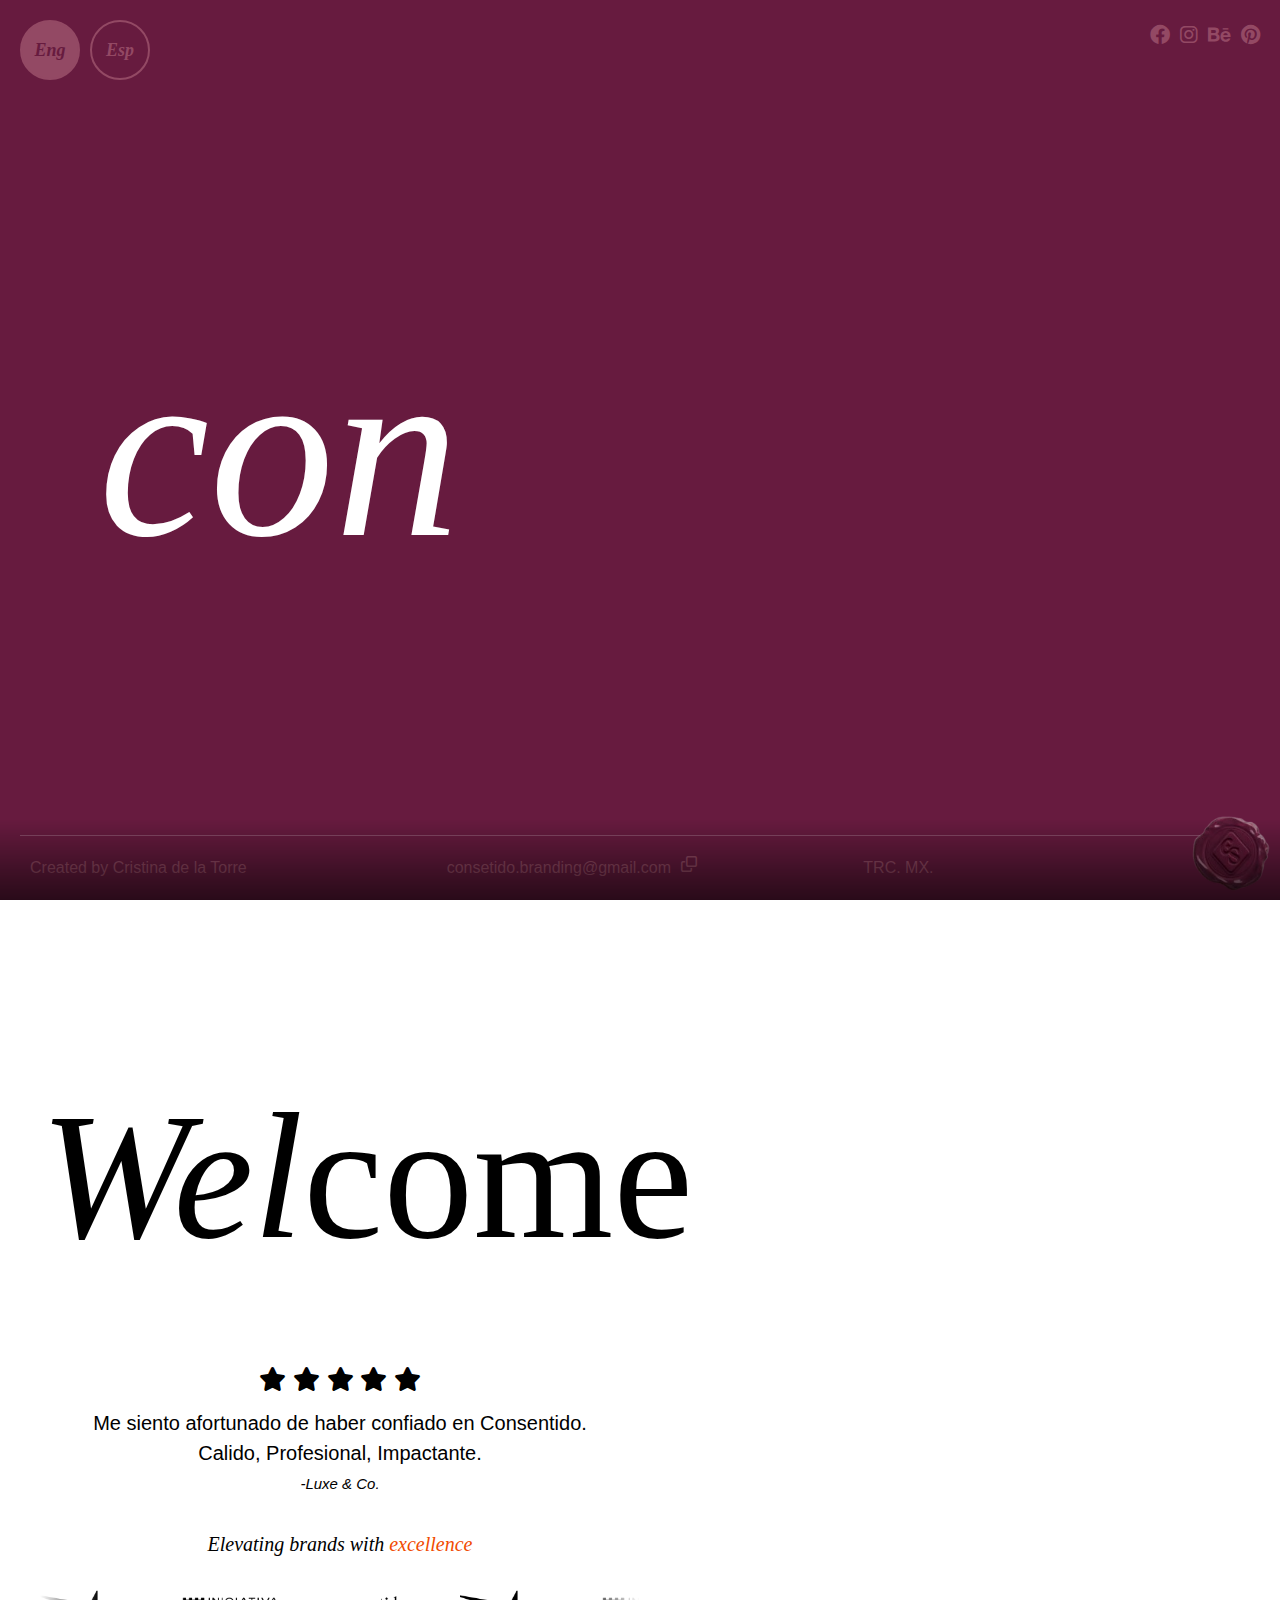
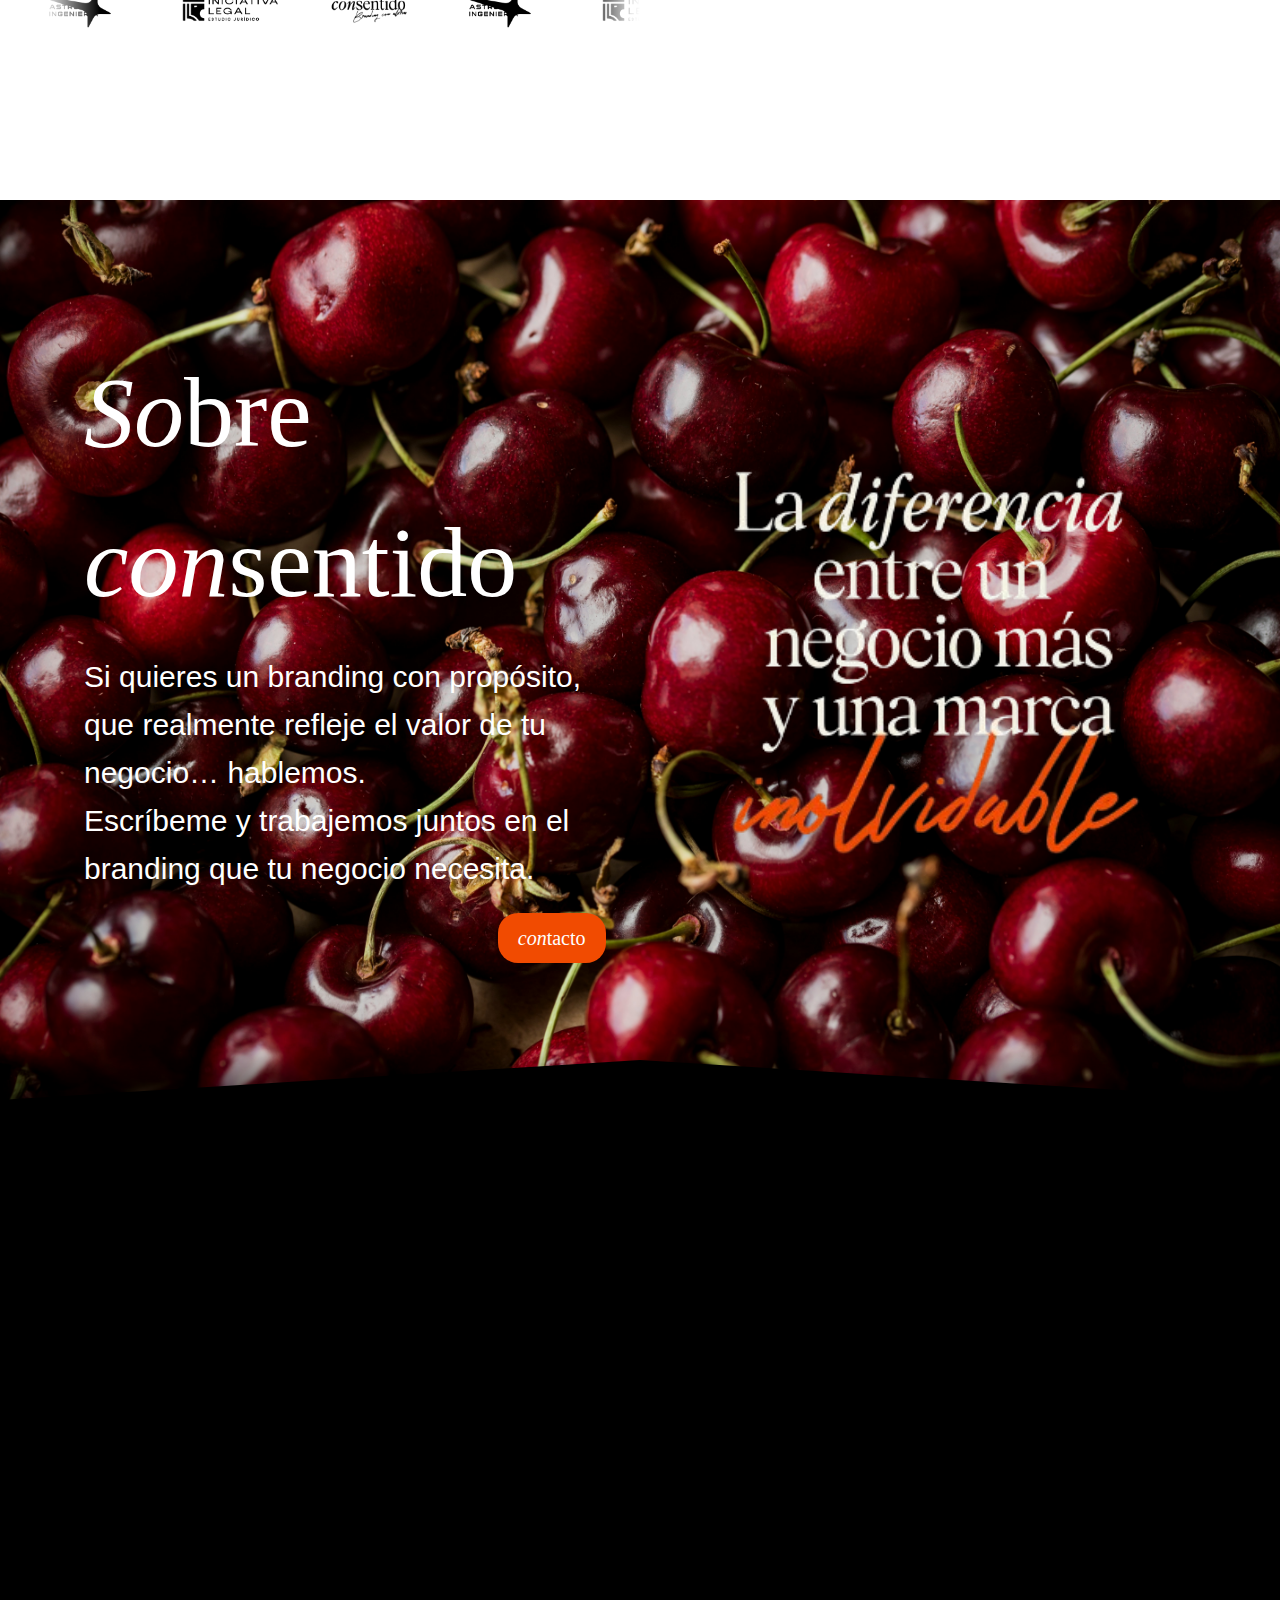
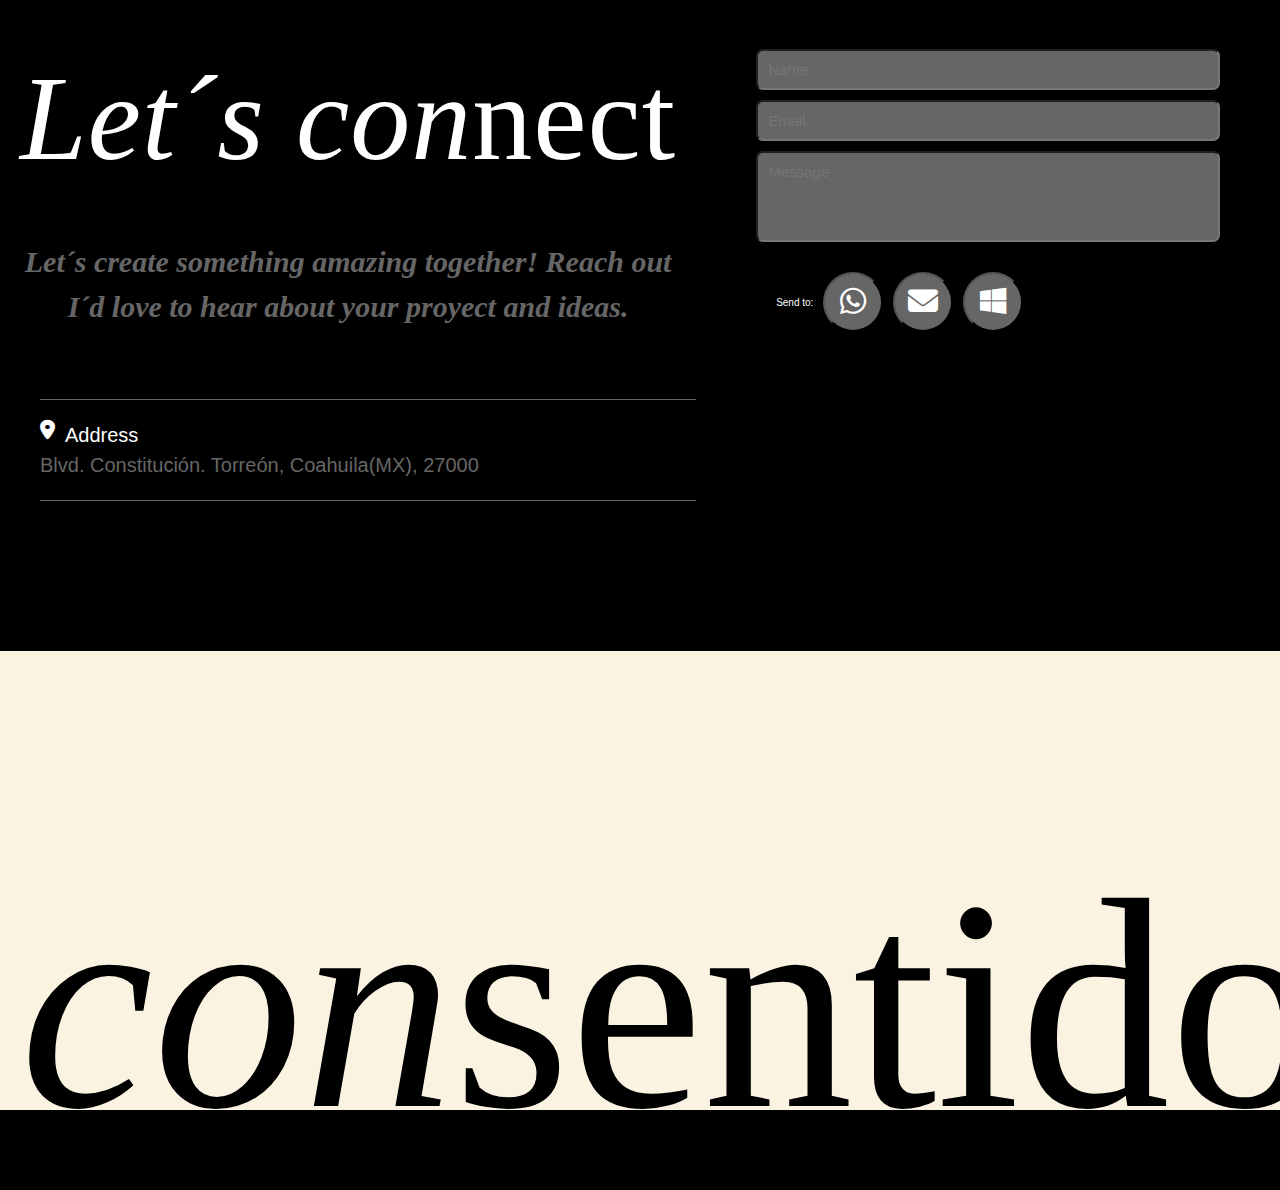
<file: index.html>
<!DOCTYPE html>
<html lang="es">

<head>
    <meta charset="UTF-8">
    <!-- Meta para configurar el viewport y que sea responsive -->
    <meta name="viewport" content="width=device-width, initial-scale=1.0">

    <!--Cargar Fuentes-->
    <link href="https://fonts.googleapis.com/css2?family=Damion&display=swap" rel="stylesheet">
    <link rel="stylesheet" href="./assets/fonts/fontawesome-free-6.1.2-web/css/all.min.css">
    <link rel="stylesheet" href="./assets/fonts/dmsans/dmsans.css">
    <link rel="stylesheet" href="./assets/fonts/PlayFair/playfair.css">
    <!--Cargar Estilos-->
    <link rel="stylesheet" href="./assets/css/reset.css">
    <link rel="stylesheet" href="./assets/css/styles.css">
    <link rel="stylesheet" href="./assets/css/responsive.css">
    <!--<link rel="stylesheet" href="./assets/css/dark.css">-->
    <!--Cargar JS-->
    <script src="./assets/js/copy-email.js"></script>
    <script src="./assets/js/carousel.js"></script>
    <script src="./assets/js/reviews.js"></script>
    <script src="./assets/js/animation.js"></script>
    <script src="./assets/js/faq-toggle.js"></script>
    <script src="./assets/js/contact.js"></script>
    <!-- Título único y descriptivo -->
    <title>Consentido Brands | Cristy de la Torre</title>

    <!-- Meta descripción para motores de búsqueda -->
    <meta name="description" content="Tu marca esta en nuestras manos">
    <!-- Palabras clave (menos usadas hoy, pero pueden ayudar) -->
    <meta name="keywords" content="Branding con Alma">

    <!-- Autor -->
    <meta name="author" content="Erik Vigil López">

    <!-- Enlace al favicon -->
    <link rel="icon" href="./assets/img/consentido-iso.png" type="image/x-icon">

    <!-- Etiquetas sociales para mejorar la apariencia al compartir en redes -->
    <meta property="og:title" content="Develop Erik Vigil">
    <meta property="og:description" content="Realizamos diseños profesionales, potentes y precisos">
    <meta property="og:image" content="https://evokode-studio.github.io/Develop/assets/img/logo1.png">
    <meta property="og:url" content="https://evokode-studio.github.io/Develop/">
    <meta property="og:type" content="website">

    <!--Twitter Cards-->
    <meta name="twitter:card" content="summary_large_image">
    <meta name="twitter:title" content="Consentido Brands">
    <meta name="twitter:description" content="Branding con Alma">
    <meta name="twitter:image" content="https://evokode-studio.github.io/Develop/assets/img/logo1.png">

</head>

<body>
    <!--Sello de cera-->
    <a href="">
        <img class="consentido__mark" src="./assets/img/consentido-mark.png" alt="Mark">
    </a>
    <!--Sombra debajo-->
    <div class="scroll-fade-bottom"></div>
    <!--ESTRUCTURA DEL LAYOUT-->
    <div class="layout">
        <!--ESTRUCTURA DEL HOME-->
        <section class="layout__home">
            <div class="home__top">
                <div class="home__idioms">
                    <button class="idioms__btn idioms__btn-active">Eng</button>
                    <button class="idioms__btn ">Esp</button>
                </div>
                <ul class="home__hsocial">
                    <li class="hsocial__item">
                        <a href="" class="hsocial__link">
                            <i class="fa-brands fa-facebook"></i>
                        </a>
                    </li>
                    <li class="hsocial__item">
                        <a href="https://www.instagram.com/consentido.brands/" class="hsocial__link">
                            <i class="fa-brands fa-instagram"></i>
                        </a>
                    </li>
                    <li class="hsocial__item">
                        <a href="" class="hsocial__link">
                            <i class="fa-brands fa-behance"></i>
                        </a>
                    </li>
                    <li class="hsocial__item">
                        <a href="" class="hsocial__link">
                            <i class="fa-brands fa-pinterest"></i>
                        </a>
                    </li>
                </ul>
            </div>
            <div class="home__header">
                <p class="home__header-title">
                    <span class="home__header-con">con</span><span class="home__header-sentido">sentido</span>
                </p>
                <div class="home__subtitle-svg">
                    <h2 class="mask-writing">Branding con alma</h2>
                </div>
            </div>

            <div class="home__bottom">
                <div class="home__name">
                    <h4 class="home__author">Created by Cristina de la Torre</h4>
                </div>
                <div class="home__name">
                    <h4 class="home__author" id="emailText">consetido.branding@gmail.com</h4>
                    <i class="fa-regular fa-clone" id="copyIcon"></i>
                </div>
                <div class="home__name">
                    <h4 class="home__author">TRC. MX.</h4>
                </div>

            </div>

        </section>
        <!--ESTRUCTURA DEL WELCOME-->
        <section class="layout__welcome">
            <div class="welcome__left">
                <div class="welcome__left-text">
                    <p class="welcome__title"><span class="welcome__title-span">Wel</span>come</p>
                    <div class="welcome__rating">
                        <i class="fa-solid fa-star welcome__star"></i>
                        <i class="fa-solid fa-star welcome__star"></i>
                        <i class="fa-solid fa-star welcome__star"></i>
                        <i class="fa-solid fa-star welcome__star"></i>
                        <i class="fa-solid fa-star welcome__star"></i>
                    </div>
                    <p class="welcome__description">Me siento afortunado de haber confiado en Consentido. <br> Calido,
                        Profesional, Impactante.</p>
                    <p class="welcome__client">-Luxe & Co.</p>
                    <br>
                    <p class="welcome__softwares">Elevating brands with <span class="welcome_italic">excellence</span>
                    </p>
                    <ul class="welcome__list">
                        <li class="welcome__item">
                            <img class="welcome__img" src="./assets/img/no-bg-carousel/astro-no-bg.png" alt="">
                        </li>
                        <li class="welcome__item">
                            <img class="welcome__img" src="./assets/img/no-bg-carousel/il-no-bg.png" alt="">
                        </li>
                        <li class="welcome__item">
                            <img class="welcome__img" src="./assets/img/no-bg-carousel/consentido-no-bg.png" alt="">
                        </li>
                        <li class="welcome__item">
                            <img class="welcome__img" src="./assets/img/no-bg-carousel/astro-no-bg.png" alt="">
                        </li>
                        <li class="welcome__item">
                            <img class="welcome__img" src="./assets/img/no-bg-carousel/il-no-bg.png" alt="">
                        </li>
                        <li class="welcome__item">
                            <img class="welcome__img" src="./assets/img/no-bg-carousel/consentido-no-bg.png" alt="">
                        </li>
                    </ul>
                </div>

            </div>

            <div class="welcome__right">
                <div class="welcome__img-author">
                    <img class="welcome__image1" src="./assets/img/consentido-author-open.png" alt="">
                    <img class="welcome__image2" src="./assets/img/consentido-author-closed.png" alt="">
                </div>
            </div>

        </section>
        <!--ESTRUCTURA DEL ABOUT CS-->
        <section class="layout__about">
            <div class="about__container">

                <div class="about__aleft">
                    <div class="aleft__container">
                        <h2 class="aleft__title"><span class="section__title-span">So</span>bre <br><span
                                class="section__title-span">con</span>sentido</h2>
                        <p class="aleft__description">Si quieres un branding con propósito, que realmente refleje el
                            valor de tu negocio… hablemos.<br>
                            Escríbeme y trabajemos juntos en el branding que tu negocio necesita.
                        </p>
                        <a href="#contact" class="about__contact"><span class="about__contact-span">con</span>tacto</a>
                    </div>

                </div>
                <div class="about__aright">
                    <div class="aright__container">
                        <img src="./assets/img/inolvidable.png" alt="">
                    </div>
                </div>
            </div>
        </section>
        <!--ESTRUCTURA DEL PROJECTS-->
        <section class="layout__projects">
            <div class="fade-in-section">
                <div class="section__header">
                    <div class="section__line"></div>
                    <h1 class="section__title"><span class="section__title-span">pro</span>yectos</h1>
                    <div class="section__line"></div>
                </div>
            </div>

            <div class="fade-in-section">
                <div class="projects__carousel js-carousel">
                    <ul class="projects__list js-carousel-list">
                        <li class="projects__project">
                            <a class="project__link" href="">
                                <img class="project__img" src="./assets/img/project1 (1).png" alt="">
                            </a>
                            <div class="project__info">
                                <img class="project__logo" src="./assets/img/consentido-iso.png" alt="">
                                <h5 class="project__name">Iniciativa Legal</h5>
                                <h5 class="project__type">Estudio Juridico</h5>
                            </div>
                        </li>
                        <li class="projects__project">
                            <a class="project__link" href="">
                                <img class="project__img" src="./assets/img/project1 (2).png" alt="">
                            </a>
                            <div class="project__info">
                                <img class="project__logo" src="./assets/img/consentido-iso.png" alt="">
                                <h5 class="project__name">Muara</h5>
                                <h5 class="project__type">Construcción</h5>
                            </div>
                        </li>
                        <li class="projects__project">
                            <a class="project__link" href="">
                                <img class="project__img" src="./assets/img/project1 (3).png" alt="">
                            </a>
                            <div class="project__info">
                                <img class="project__logo" src="./assets/img/consentido-iso.png" alt="">
                                <h5 class="project__name">Grupo VEM</h5>
                                <h5 class="project__type">Arquitectura</h5>
                            </div>
                        </li>
                        <li class="projects__project">
                            <a class="project__link" href="">
                                <img class="project__img" src="./assets/img/project1 (4).png" alt="">
                            </a>
                            <div class="project__info">
                                <h5 class="project__name">Hugo Romario</h5>
                                <h5 class="project__type">Branding Personal</h5>
                                <img class="project__logo" src="./assets/img/consentido-iso.png" alt="">
                            </div>
                        </li>
                        <li class="projects__project">
                            <a class="project__link" href="./project-mm.html">
                                <img class="project__img" src="./assets/img/project1 (5).png" alt="">
                            </a>
                            <div class="project__info">
                                <img class="project__logo" src="./assets/img/consentido-iso.png" alt="">
                                <h5 class="project__name">M M</h5>
                                <h5 class="project__type">Construcción y Habilitado</h5>
                            </div>
                        </li>
                        <li class="projects__project">
                            <a class="project__link" href="">
                                <img class="project__img" src="./assets/img/project6.png" alt="">
                            </a>
                            <div class="project__info">
                                <img class="project__logo" src="./assets/img/consentido-iso.png" alt="">
                                <h5 class="project__name">Treats </h5>
                                <h5 class="project__type">Reposteria Artesanal</h5>
                            </div>
                        </li>
                        <li class="projects__project">
                            <a class="project__link" href="">
                                <img class="project__img" src="./assets/img/project7.png" alt="">
                            </a>
                            <div class="project__info">
                                <img class="project__logo" src="./assets/img/consentido-iso.png" alt="">
                                <h5 class="project__name">GYL</h5>
                                <h5 class="project__type">Hair Salon</h5>
                            </div>
                        </li>
                        <li class="projects__project">
                            <a class="project__link" href="">
                                <img class="project__img" src="./assets/img/project8.png" alt="">
                            </a>
                            <div class="project__info">
                                <img class="project__logo" src="./assets/img/consentido-iso.png" alt="">
                                <h5 class="project__name">Astro Ingenieria</h5>
                                <h5 class="project__type">Mantenimiento e Ingenieria</h5>
                            </div>
                        </li>

                    </ul>
                </div>
            </div>

        </section>
        <!--ESTRUCTURA DEL SERVICES-->
        <section class="layout__services">
            <div class="section__header fade-in-section">
                <div class="section__line"></div>
                <h1 class="section__title"><span class="section__title-span">ser</span>vicios</h1>
                <div class="section__line"></div>
            </div>
            <div class="services__grid">

                <!-- Columna Izquierda -->
                <div class="services__side-column">
                    <div class="services__info services__info-1"><img src="./assets/img/services-img/service1.png" alt="imgService"></div>
                    <div class="services__info services__info-2"><img src="./assets/img/services-img/service2.png" alt="imgService"></div>
                </div>

                <!-- Columna Centro Izquierda -->
                <div class="services__column">
                    <div class="services__info services__info-3"><img src="./assets/img/services-img/service3.png" alt="imgService"></div>
                    <div class="services__info services__info-4"><img src="./assets/img/services-img/service4.png" alt="imgService"></div>
                    <div class="services__info services__info-5"><img src="./assets/img/services-img/service5.png" alt="imgService"></div>
                </div>

                <!-- Columna Centro Central (destacada) -->
                <div class="services__column services__column--featured">
                    <div class="services__info services__info-6"><img src="./assets/img/services-img/service6.png" alt="imgService"></div>
                    <div class="services__info services__info-7"><img src="./assets/img/services-img/service7.png" alt="imgService"></div>
                    <div class="services__info services__info-8"><img src="./assets/img/services-img/service8.png" alt="imgService"></div>
                </div>

                <!-- Columna Centro Derecha -->
                <div class="services__column">
                    <div class="services__info services__info-9"><img src="./assets/img/services-img/service9.png" alt="imgService"></div>
                    <div class="services__info services__info-10"><img src="./assets/img/services-img/service10.png" alt="imgService"></div>
                    <div class="services__info services__info-11"><img src="./assets/img/services-img/service11.png" alt="imgService"></div>
                </div>

                <!-- Columna Derecha -->
                <div class="services__side-column">
                    <div class="services__info services__info-12"><img src="./assets/img/services-img/service12.png" alt="imgService"></div>
                    <div class="services__info services__info-13"><img src="./assets/img/services-img/service13.png" alt="imgService"></div>
                </div>

            </div>
        </section>
        <!--ESTRUCTURA DEL REVIEWS-->
        <section class="layout__reviews">
            <div class="section__header fade-in-section">
                <div class="section__line"></div>
                <h1 class="section__title"><span class="section__title-span">re</span>views</h1>
                <div class="section__line"></div>
            </div>
            <div class="reviews__carousel">
                <ul class="reviews__list">

                    <li class="reviews__review">

                        <img class="review__img" src="./assets/img/WhatsApp-bg.jpeg" alt="">

                        <div class="review__info">
                            <div class="review__contact">
                                <i class="fa-solid fa-arrow-left review__icon"></i>
                                <div class="review__author">
                                    <img class="review__author-img" src="./assets/img/default-user-removebg-preview.png"
                                        alt="">
                                </div>
                                <h4 class="review__author-name">Erik Vigil</h4>
                                <i class="fa-solid fa-video review__icon"></i>
                                <i class="fa-solid fa-phone review__icon"></i>
                                <i class="fa-solid fa-ellipsis-vertical review__icon"></i>

                            </div>
                            <div class="review__message">
                                <h6 class="review__msg">Gracias Cristy!! Haces muy bonito trabajo!!</h6>
                                <h6 class="review__hour">12:27 pm</h6>
                            </div>

                        </div>
                    </li>

                    <li class="reviews__review">

                        <img class="review__img" src="./assets/img/WhatsApp-bg.jpeg" alt="">

                        <div class="review__info">
                            <div class="review__contact">
                                <i class="fa-solid fa-arrow-left review__icon"></i>
                                <div class="review__author">
                                    <img class="review__author-img" src="./assets/img/default-user-removebg-preview.png"
                                        alt="">
                                </div>
                                <h4 class="review__author-name">Erik Vigil</h4>
                                <i class="fa-solid fa-video review__icon"></i>
                                <i class="fa-solid fa-phone review__icon"></i>
                                <i class="fa-solid fa-ellipsis-vertical review__icon"></i>

                            </div>
                            <div class="review__message">
                                <h6 class="review__msg">Muchas gracias Cristy!! siempre muy bien todo lo que haces
                                    muchas gracias por todo</h6>
                                <h6 class="review__hour">8:42 am</h6>
                            </div>

                        </div>
                    </li>

                    <li class="reviews__review">

                        <img class="review__img" src="./assets/img/WhatsApp-bg.jpeg" alt="">

                        <div class="review__info">
                            <div class="review__contact">
                                <i class="fa-solid fa-arrow-left review__icon"></i>
                                <div class="review__author">
                                    <img class="review__author-img" src="./assets/img/default-user-removebg-preview.png"
                                        alt="">
                                </div>
                                <h4 class="review__author-name">Erik Vigil</h4>
                                <i class="fa-solid fa-video review__icon"></i>
                                <i class="fa-solid fa-phone review__icon"></i>
                                <i class="fa-solid fa-ellipsis-vertical review__icon"></i>

                            </div>
                            <div class="review__message">
                                <h6 class="review__msg">Hola Cristy<br> Solo te escribo para decirte que estoy feliz con
                                    tu trabajo!!<br>Ame cada logo, color tipografia, gracias, por ponerle tu alma a mi
                                    diseño!!<br>Un abrazo grande!!</h6>
                                <h6 class="review__hour">8:43 am</h6>
                            </div>
                        </div>
                    </li>

                    <li class="reviews__review">

                        <img class="review__img" src="./assets/img/WhatsApp-bg.jpeg" alt="">

                        <div class="review__info">
                            <div class="review__contact">
                                <i class="fa-solid fa-arrow-left review__icon"></i>
                                <div class="review__author">
                                    <img class="review__author-img" src="./assets/img/default-user-removebg-preview.png"
                                        alt="">
                                </div>
                                <h4 class="review__author-name">Erik Vigil</h4>
                                <i class="fa-solid fa-video review__icon"></i>
                                <i class="fa-solid fa-phone review__icon"></i>
                                <i class="fa-solid fa-ellipsis-vertical review__icon"></i>

                            </div>
                            <div class="review__message">
                                <h6 class="review__msg">Hola Cristy, que me encanto el diseño</h6>
                                <h6 class="review__hour">8:43 am</h6>
                            </div>

                            <div class="review__message">
                                <h6 class="review__msg">quiero decirte que te la bañaste</h6>
                                <h6 class="review__hour">8:43 am</h6>
                            </div>

                            <div class="review__message">
                                <h6 class="review__msg">Adoro la M y todo lo que hiciste</h6>
                                <h6 class="review__hour">8:43 am</h6>
                            </div>

                            <div class="review__message">
                                <h6 class="review__msg">simplemente magnifico</h6>
                                <h6 class="review__hour">8:43 am</h6>
                            </div>

                        </div>
                    </li>
                    <li class="reviews__review">

                        <img class="review__img" src="./assets/img/WhatsApp-bg.jpeg" alt="">

                        <div class="review__info">
                            <div class="review__contact">
                                <i class="fa-solid fa-arrow-left review__icon"></i>
                                <div class="review__author">
                                    <img class="review__author-img" src="./assets/img/default-user-removebg-preview.png"
                                        alt="">
                                </div>
                                <h4 class="review__author-name">Erik Vigil</h4>
                                <i class="fa-solid fa-video review__icon"></i>
                                <i class="fa-solid fa-phone review__icon"></i>
                                <i class="fa-solid fa-ellipsis-vertical review__icon"></i>

                            </div>
                            <div class="review__message">
                                <h6 class="review__msg">Hola Cristy, buenos dias</h6>
                                <h6 class="review__hour">8:41 am</h6>
                            </div>

                            <div class="review__message">
                                <h6 class="review__msg">quiero decirte que... te la bañaste</h6>
                                <h6 class="review__hour">8:43 am</h6>
                            </div>

                            <div class="review__message">
                                <h6 class="review__msg">me fascinaron los logos</h6>
                                <h6 class="review__hour">8:43 am</h6>
                            </div>

                            <div class="review__message">
                                <h6 class="review__msg">las aplicaciones</h6>
                                <h6 class="review__hour">8:43 am</h6>
                            </div>
                            <div class="review__message">
                                <h6 class="review__msg">la paleta de color</h6>
                                <h6 class="review__hour">8:43 am</h6>
                            </div>

                            <div class="review__message">
                                <h6 class="review__msg">la M , todo</h6>
                                <h6 class="review__hour">8:43 am</h6>
                            </div>

                            <div class="review__message">
                                <h6 class="review__msg">te la pero bañaste</h6>
                                <h6 class="review__hour">8:43 am</h6>
                            </div>

                        </div>
                    </li>




                </ul>

            </div>

        </section>
        <!--ESTRUCTURA DEL PROCESS-->
        <section class="layout__process">
            <div class="fade-in-section">
                <div class="section__header">
                    <div class="section__line"></div>
                    <h1 class="section__title animate-title">
                        <span class="section__title-span">pro</span>ceso
                    </h1>
                    <div class="section__line"></div>
                </div>
                <h4 class="section__subtitle">Conoce cómo llevamos tus ideas a la realidad</h4>
            </div>

            <div class="process__cards">
                <div class="process__card animate-on-scroll" data-delay="0">
                    <div class="process__number">1</div>
                    <div class="process__img"><img class="process__image" src="./assets/img/process/process- (1).png"
                            alt="imagen-proceso"></div>
                    <h3 class="process__title">Exploración</h3>
                    <p class="process__desc">Nos reunimos contigo para entender tus objetivos, identidad y necesidades.
                    </p>
                </div>

                <div class="process__card animate-on-scroll" data-delay="1">
                    <div class="process__number">2</div>
                    <div class="process__img"><img class="process__image" src="./assets/img/process/process- (2).png"
                            alt="imagen-proceso"></div>
                    <h3 class="process__title">Diseño</h3>
                    <p class="process__desc">Creamos soluciones visuales estratégicas alineadas a tu marca.</p>
                </div>

                <div class="process__card animate-on-scroll" data-delay="2">
                    <div class="process__number">3</div>
                    <div class="process__img"><img class="process__image" src="./assets/img/process/process- (3).png"
                            alt="imagen-proceso"></div>
                    <h3 class="process__title">Entrega</h3>
                    <p class="process__desc">Finalizamos tu proyecto con calidad profesional, listo para brillar.</p>
                </div>
            </div>
        </section>
        <!--ESTRUCTURA DE LAS FAQ-->
        <section class="layout__faq fade-in-section">
            <div class="section__header">
                <div class="section__line"></div>
                <h1 class="section__title"><span class="section__title-span">pre</span>guntas <span
                        class="section__title-span">fre</span>cuentes</h1>
                <div class="section__line"></div>
            </div>
            <h3 class="faq__subtitle">Dudas y sugerencias</h3>
            <div class="faq__content fade-in-section">


                <div class="faq__item">
                    <div class="faq__question">
                        <span>¿Cómo puedo contratar tus servicios?</span>
                        <i class="fa-solid fa-chevron-down faq__icon"></i>
                    </div>
                    <div class="faq__answer">
                        Puedes contactarme por correo o Instagram. Agendamos una llamada y definimos tus necesidades
                        exactas.
                    </div>
                </div>

                <div class="faq__item">
                    <div class="faq__question">
                        <span>¿Cuánto tiempo tarda un proyecto promedio?</span>
                        <i class="fa-solid fa-chevron-down faq__icon"></i>
                    </div>
                    <div class="faq__answer">
                        Depende de la complejidad, pero en promedio entrego entre 1 y 2 semanas después de tener toda la
                        información.
                    </div>
                </div>

                <div class="faq__item">
                    <div class="faq__question">
                        <span>¿Incluyes dominio y hosting?</span>
                        <i class="fa-solid fa-chevron-down faq__icon"></i>
                    </div>
                    <div class="faq__answer">
                        Es opcional. Puedes contratarlo por tu cuenta o dejar que yo lo gestione por ti con costo
                        adicional.
                    </div>
                </div>

                <div class="faq__item">
                    <div class="faq__question">
                        <span>¿Qué pasa si no sé qué estilo quiero?</span>
                        <i class="fa-solid fa-chevron-down faq__icon"></i>
                    </div>
                    <div class="faq__answer">
                        No te preocupes, te ayudo con inspiración visual y referencias para descubrirlo juntos. ¡Lo
                        hacemos fácil!
                    </div>
                </div>
            </div>
        </section>
        <!--ESTRUCTURA DEL CONTACT-->
        <section  id="contact" class="layout__contact">
            <div class="contact__cleft">
                <div class="section__header">
                    <div class="section__line"></div>
                    <h1 class="section__title"><span class="section__title-span">Let´s</span><span
                            class="section__title-span"> con</span>nect</h1>
                    <div class="section__line"></div>

                </div>
                <h3 class="faq__subtitle">Let´s create something amazing together! Reach out <br>I´d love to hear about
                    your proyect and ideas.</h3>

                <div class="contact__address">
                    <div class="contact__location">
                        <i class="fa-solid fa-location-dot"></i>
                        <p class="contact__locale">Address</p>
                    </div>
                    <p class="contact__description">Blvd. Constitución. Torreón, Coahuila(MX), 27000</p>
                </div>


            </div>
            <div class="contact__cright">
                <form class="contact__form">
                    <input class="contact__info" type="text" placeholder="Name">
                    <input class="contact__info" type="email" placeholder="Email">
                    <input class="contact__info contact__info-message" type="text" placeholder="Message">

                    <div class="contact__where">
                        <p class="contact__send">Send to:</p>
                        <button id="btnWhatsapp" class="contact__submit" title="Enviar por WhatsApp">
                            <i class="fa-brands fa-whatsapp"></i>
                        </button>
                        <button id="btnGmail" class="contact__submit" title="Enviar por Gmail">
                            <i class="fa-solid fa-envelope"></i>
                        </button>
                        <button id="btnMailto" class="contact__submit" title="Abrir en app de correo">
                            <i class="fa-brands fa-windows"></i>
                        </button>
                    </div>

                </form>
            </div>
        </section>
        <!--ESTRUCTURA DEL FOOTER-->
        <footer class="footer">
            <div class="footer__top section">
                <form class="footer__subscribe">
                    <label for="email">Join our waitlist for early access to Consentido services.</label>
                    <div class="footer__input-wrapper">
                        <input type="email" id="email" placeholder="Email" required />
                        <button type="submit">→</button>
                    </div>
                </form>

                <div class="footer__links">
                    <div>
                        <h4>Company</h4>
                        <ul class="footer__links-info">
                            <li ><a href="#">Mission</a></li>
                            <li class="footer__links-info"><a href="#">Vision</a></li>
                            <li class="footer__links-info"><a href="#">Values</a></li>
                        </ul>
                    </div>
                    <div>
                        <h4>Articles</h4>
                        <ul>
                            <li class="footer__links-info"><a href="#">How Real Branding is Done</a></li>
                            <li class="footer__links-info"><a href="#">Minimalism: Less is More</a></li>
                            <li class="footer__links-info"><a href="#">Barroco Branding?</a></li>
                        </ul>
                    </div>
                    <div>
                        <h4>Social</h4>
                        <ul class="footer__social">
                            <li><a href="https://www.instagram.com/consentido.brands/"><i class="fa-brands fa-instagram"></i></a></li>
                            <li><a href="#"><i class="fa-brands fa-youtube"></i></a></li>
                            <li><a href="#"><i class="fa-brands fa-facebook"></i></a></li>
                            <li><a href="#"><i class="fa-brands fa-twitter"></i></a></li>
                            <li><a href="#"><i class="fa-brands fa-behance"></i></a></li>
                            <li><a href="#"><i class="fa-brands fa-linkedin"></i></a></li>
                        </ul>
                    </div>
                </div>
            </div>
            <span class="footer__bg-text"><span class="footer__bg-italic">con</span>sentido</span>

        </footer>
        <div class="footer__bottom">
            <div class="footer__legal">
                <p>© 2025 Consentido</p>
                <a href="#">Terms of Use</a>
                <a href="#">Privacy + Cookies</a>
            </div>
        </div>

    </div>
</body>
</file>
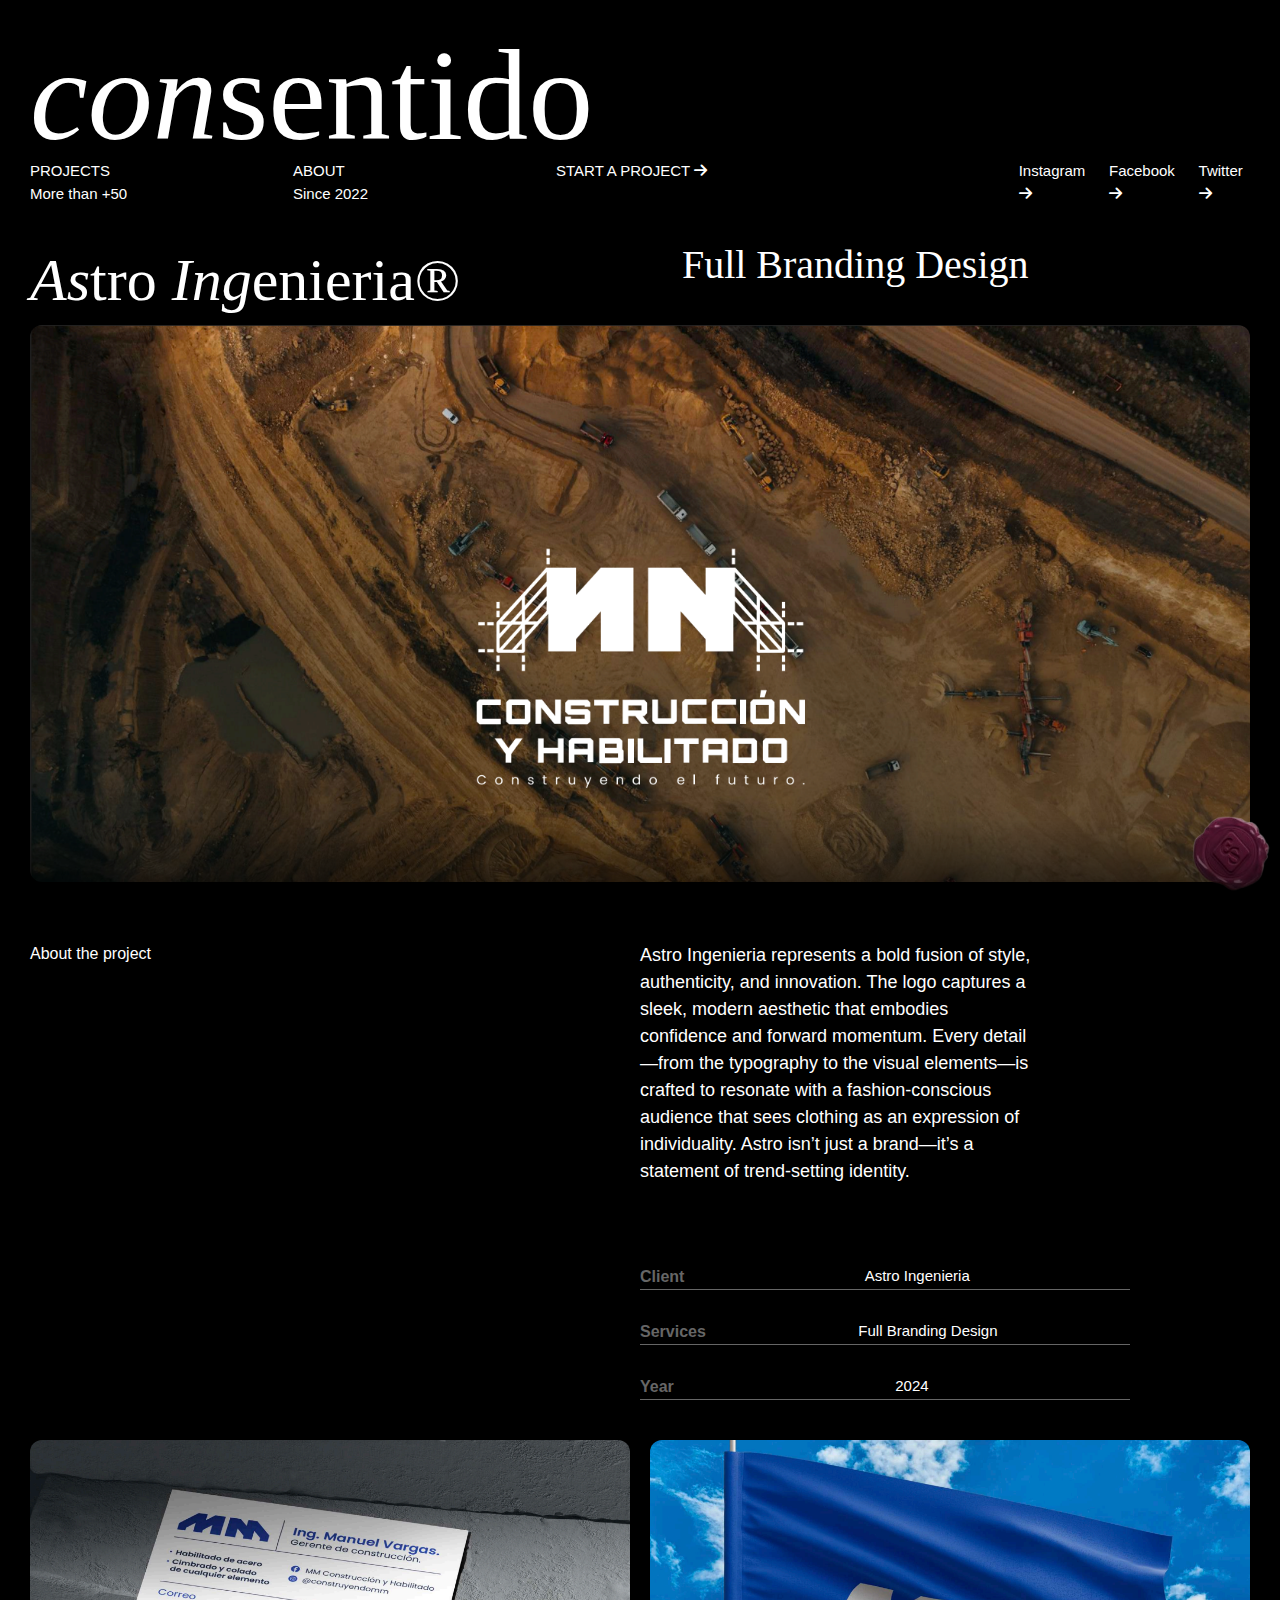
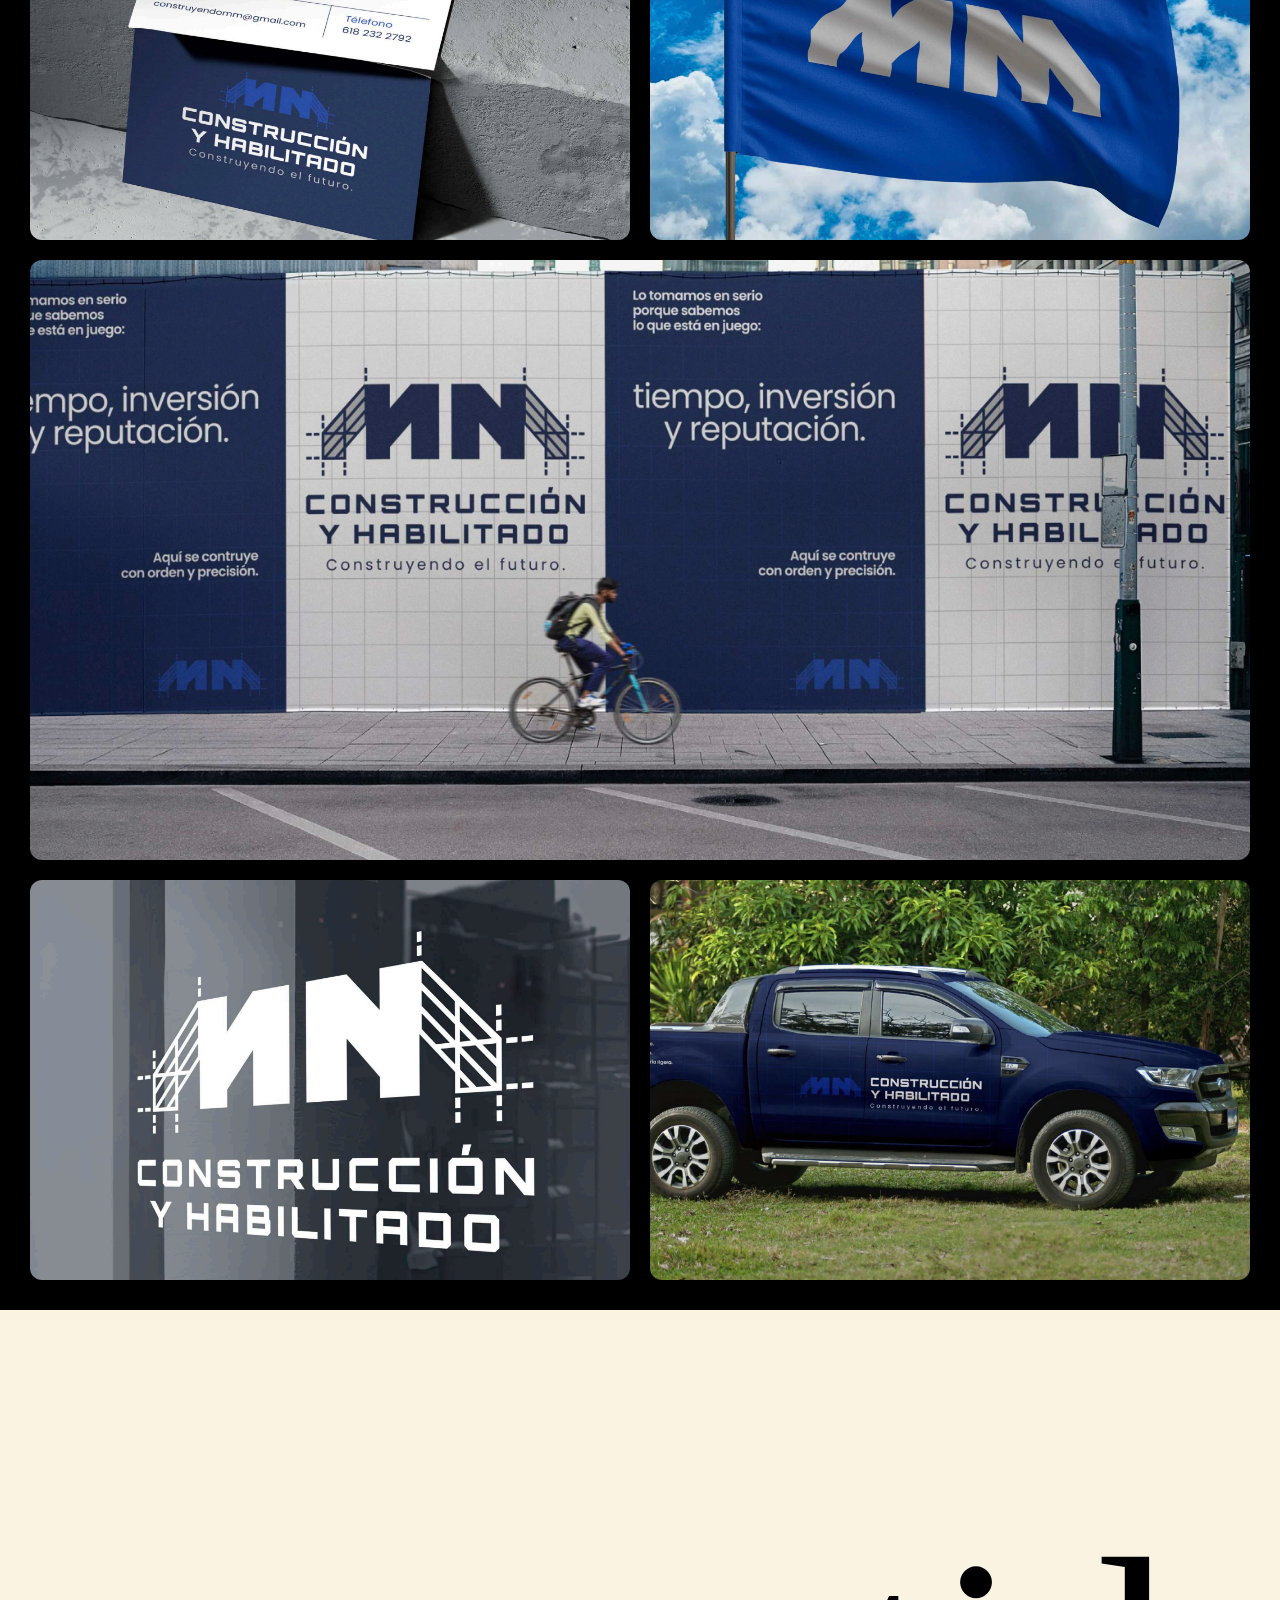
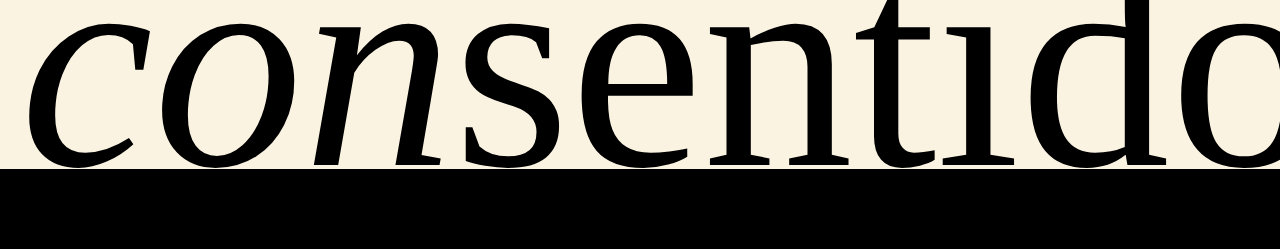
<file: project-mm.html>
<!DOCTYPE html>
<html lang="es">

<head>
    <meta charset="UTF-8">
    <!-- Meta para configurar el viewport y que sea responsive -->
    <meta name="viewport" content="width=device-width, initial-scale=1.0">

    <!--Cargar Fuentes-->
    <link href="https://fonts.googleapis.com/css2?family=Damion&display=swap" rel="stylesheet">
    <link rel="stylesheet" href="./assets/fonts/fontawesome-free-6.1.2-web/css/all.min.css">
    <link rel="stylesheet" href="./assets/fonts/dmsans/dmsans.css">
    <link rel="stylesheet" href="./assets/fonts/PlayFair/playfair.css">
    <!--Cargar Estilos-->
    <link rel="stylesheet" href="./assets/css/reset.css">
    <link rel="stylesheet" href="./assets/css/styles.css">
    <link rel="stylesheet" href="./assets/css/responsive.css">
    <!--<link rel="stylesheet" href="./assets/css/dark.css">-->
    <!--Cargar JS-->
    <script src="./assets/js/copy-email.js"></script>
    <script src="./assets/js/carousel.js"></script>
    <script src="./assets/js/reviews.js"></script>
    <script src="./assets/js/animation.js"></script>
    <!-- Título único y descriptivo -->
    <title>Consentido Brands | Cristy de la Torre</title>

    <!-- Meta descripción para motores de búsqueda -->
    <meta name="description" content="Soluciones profesionales para Diseño y Desarrollo Web por Erik Vigil">
    <!-- Palabras clave (menos usadas hoy, pero pueden ayudar) -->
    <meta name="keywords" content="Diseño, Vigil, Desarrollo">

    <!-- Autor -->
    <meta name="author" content="Erik Vigil López">

    <!-- Enlace al favicon -->
    <link rel="icon" href="./assets/img/consentido-iso.png" type="image/x-icon">

    <!-- Etiquetas sociales para mejorar la apariencia al compartir en redes -->
    <meta property="og:title" content="Develop Erik Vigil">
    <meta property="og:description" content="Realizamos diseños profesionales, potentes y precisos">
    <meta property="og:image" content="https://evokode-studio.github.io/Develop/assets/img/logo1.png">
    <meta property="og:url" content="https://evokode-studio.github.io/Develop/">
    <meta property="og:type" content="website">

    <!--Twitter Cards-->
    <meta name="twitter:card" content="summary_large_image">
    <meta name="twitter:title" content="Consentido Brands">
    <meta name="twitter:description" content="Branding con Alma">
    <meta name="twitter:image" content="https://evokode-studio.github.io/Develop/assets/img/logo1.png">

</head>

<body>
    <!--Sello de cera-->
    <a href="./index.html">
        <img class="consentido__mark" src="./assets/img/consentido-mark.png" alt="Mark">
    </a>
    <!--Sombra debajo-->
    <div class="scroll-fade-bottom"></div>
    <!--ESTRUCTURA DEL LAYOUT-->
    <div class="layout">
        <!--ESTRUCTURA DEL PORTFOLIO-->
        <section class="layout__porfolio">
            <div class="portfolio__header">
                <div class="portfolio__name">
                    <p class="portfolio__client"><span class="portfolio__span">con</span>sentido</p>
                </div>
                <div class="portfolio__banner">
                    <div class="portfolio__left">
                        <div class="portfolio__banner-left">
                            <p class="portfolio__naming">PROJECTS</p>
                            <p class="portfolio__label">More than +50</p>
                        </div>
                        <div class="portfolio__banner-left">
                            <p class="portfolio__naming">ABOUT</p>
                            <p class="portfolio__label">Since 2022</p>
                        </div>

                    </div>
                    <div class="portfolio__right">
                        <div class="portfolio__banner-right">
                            <p class="portfolio__start">START A PROJECT <i class="fa-solid fa-arrow-right"></i></p>
                        </div>
                        <div class="portfolio__banner-right">
                            <p class="portfolio__social">Instagram <i class="fa-solid fa-arrow-right"></i></p>
                            <p class="portfolio__social">Facebook <i class="fa-solid fa-arrow-right"></i></p>
                            <p class="portfolio__social">Twitter <i class="fa-solid fa-arrow-right"></i></p>

                        </div>

                    </div>

                </div>

            </div>
            <div class="portfolio__display">
                <div class="display__header">
                    <div class="display__title">
                        <p class="display__name"><span class="portfolio__span">As</span>tro <span class="portfolio__span">Ing</span>enieria®</p>
                        <p class="display__job">Full Branding Design</p>
                    </div>
                    <div class="display__cover">
                        <img class="display__cover-img" src="./assets/img/astro-project/astro-image2.png" alt="DisplayCover">
                    </div>
                </div>

                <div class="display__description">
                    <div class="display__dleft">
                        <p class="dleft__title">About the project</p>
                    </div>
                    <div class="display__dright">
                        <div class="dright__description">
                            Astro Ingenieria represents a bold fusion of style,
                            authenticity, and innovation. The logo captures a sleek, modern aesthetic that embodies
                            confidence and forward momentum. Every detail—from the typography to the visual elements—is
                            crafted to resonate with a fashion-conscious audience that sees clothing as an expression of
                            individuality. Astro isn’t just a brand—it’s a statement of trend-setting identity.
                        </div>
                        <div class="dright__chart">
                            <div class="dright__row">
                                <p class="dright__data">Client</p>
                                <p class="dright__info">Astro Ingenieria</p>
                            </div>
                            <div class="dright__row">
                                <p class="dright__data">Services</p>
                                <p class="dright__info">Full Branding Design</p>
                            </div>
                            <div class="dright__row">
                                <p class="dright__data">Year</p>
                                <p class="dright__info">2024</p>
                            </div>

                        </div>
                
                    </div>

                </div>

            </div>
            <div class="portfolio__images">
                <img class="portfolio__img-1" src="./assets/img/astro-project/astro-image7.png" alt="ImagePort">
                <img class="portfolio__img-2" src="./assets/img/astro-project/astro-image6.png" alt="ImagePort">
                <img class="portfolio__img-3" src="./assets/img/astro-project/astro-image9.png" alt="ImagePort">
                <img class="portfolio__img-4" src="./assets/img/astro-project/astro-image5.png" alt="ImagePort">
                <img class="portfolio__img-5" src="./assets/img/astro-project/astro-image8.png" alt="ImagePort">
            </div>
            <!--ESTRUCTURA DEL FOOTER-->
            

        </section>
         <footer class="footer">
            <div class="footer__top section">
                <form class="footer__subscribe">
                    <label for="email">Join our waitlist for early access to Consentido services.</label>
                    <div class="footer__input-wrapper">
                        <input type="email" id="email" placeholder="Email" required />
                        <button type="submit">→</button>
                    </div>
                </form>

                <div class="footer__links">
                    <div>
                        <h4>Company</h4>
                        <ul class="footer__links-info">
                            <li ><a href="#">Mission</a></li>
                            <li class="footer__links-info"><a href="#">Vision</a></li>
                            <li class="footer__links-info"><a href="#">Values</a></li>
                        </ul>
                    </div>
                    <div>
                        <h4>Articles</h4>
                        <ul>
                            <li class="footer__links-info"><a href="#">How Real Branding is Done</a></li>
                            <li class="footer__links-info"><a href="#">Minimalism: Less is More</a></li>
                            <li class="footer__links-info"><a href="#">Barroco Branding?</a></li>
                        </ul>
                    </div>
                    <div>
                        <h4>Social</h4>
                        <ul class="footer__social">
                            <li><a href="https://www.instagram.com/consentido.brands/"><i class="fa-brands fa-instagram"></i></a></li>
                            <li><a href="#"><i class="fa-brands fa-youtube"></i></a></li>
                            <li><a href="#"><i class="fa-brands fa-facebook"></i></a></li>
                            <li><a href="#"><i class="fa-brands fa-twitter"></i></a></li>
                            <li><a href="#"><i class="fa-brands fa-behance"></i></a></li>
                            <li><a href="#"><i class="fa-brands fa-linkedin"></i></a></li>
                        </ul>
                    </div>
                </div>
            </div>
            <span class="footer__bg-text"><span class="footer__bg-italic">con</span>sentido</span>

        </footer>
            <div class="footer__bottom">
                <div class="footer__legal">
                    <p>© 2025 Consentido</p>
                    <a href="#">Terms of Use</a>
                    <a href="#">Privacy + Cookies</a>
                </div>
            </div>

    </div>
</body>
</file>
<file: assets/fonts/dmsans/dmsans.css>
@font-face{
    font-family: 'DM Sans';
    src: url('./DMSans-Regular.ttf') format('truetype');
    font-weight: 400;
    font-style: normal;
}

@font-face{
    font-family: 'DM Sans';
    src: url('./DMSans-Medium.ttf') format('truetype');
    font-weight: 500;
}

@font-face{
    font-family: 'DM Sans';
    src: url('./DMSans-Bold.ttf') format('truetype');
    font-weight: 700;
}
</file>
<file: assets/fonts/PlayFair/playfair.css>
@font-face {
    font-family: 'Playfair Display';
    src: url('PlayfairDisplay-Black.woff2') format('woff2'),
        url('PlayfairDisplay-Black.woff') format('woff');
    font-weight: 900;
    font-style: normal;
    font-display: swap;
}

@font-face {
    font-family: 'Playfair Display';
    src: url('PlayfairDisplay-BlackItalic.woff2') format('woff2'),
        url('PlayfairDisplay-BlackItalic.woff') format('woff');
    font-weight: 900;
    font-style: italic;
    font-display: swap;
}

@font-face {
    font-family: 'Playfair Display';
    src: url('PlayfairDisplay-ExtraBoldItalic.woff2') format('woff2'),
        url('PlayfairDisplay-ExtraBoldItalic.woff') format('woff');
    font-weight: bold;
    font-style: italic;
    font-display: swap;
}

@font-face {
    font-family: 'Playfair Display';
    src: url('PlayfairDisplay-Bold.woff2') format('woff2'),
        url('PlayfairDisplay-Bold.woff') format('woff');
    font-weight: bold;
    font-style: normal;
    font-display: swap;
}

@font-face {
    font-family: 'Playfair Display';
    src: url('PlayfairDisplay-Regular.woff2') format('woff2'),
        url('PlayfairDisplay-Regular.woff') format('woff');
    font-weight: normal;
    font-style: normal;
    font-display: swap;
}

@font-face {
    font-family: 'Playfair Display';
    src: url('PlayfairDisplay-MediumItalic.woff2') format('woff2'),
        url('PlayfairDisplay-MediumItalic.woff') format('woff');
    font-weight: 500;
    font-style: italic;
    font-display: swap;
}

@font-face {
    font-family: 'Playfair Display';
    src: url('PlayfairDisplay-SemiBoldItalic.woff2') format('woff2'),
        url('PlayfairDisplay-SemiBoldItalic.woff') format('woff');
    font-weight: 600;
    font-style: italic;
    font-display: swap;
}

@font-face {
    font-family: 'Playfair Display';
    src: url('PlayfairDisplay-SemiBold.woff2') format('woff2'),
        url('PlayfairDisplay-SemiBold.woff') format('woff');
    font-weight: 600;
    font-style: normal;
    font-display: swap;
}

@font-face {
    font-family: 'Playfair Display';
    src: url('PlayfairDisplay-Medium.woff2') format('woff2'),
        url('PlayfairDisplay-Medium.woff') format('woff');
    font-weight: 500;
    font-style: normal;
    font-display: swap;
}

@font-face {
    font-family: 'Playfair Display';
    src: url('PlayfairDisplay-BoldItalic.woff2') format('woff2'),
        url('PlayfairDisplay-BoldItalic.woff') format('woff');
    font-weight: bold;
    font-style: italic;
    font-display: swap;
}

@font-face {
    font-family: 'Playfair Display';
    src: url('PlayfairDisplay-Italic.woff2') format('woff2'),
        url('PlayfairDisplay-Italic.woff') format('woff');
    font-weight: normal;
    font-style: italic;
    font-display: swap;
}

@font-face {
    font-family: 'Playfair Display';
    src: url('PlayfairDisplay-ExtraBold.woff2') format('woff2'),
        url('PlayfairDisplay-ExtraBold.woff') format('woff');
    font-weight: bold;
    font-style: normal;
    font-display: swap;
}
</file>
<file: assets/css/styles.css>
/*VARIABLES*/
:root {
  --mx-width: 1320px;

  --color-text: #fff;
  --color-thin-text:#666;
  --color-principal: #671B3F;
  --color-principal-light: #934964;
  --color-subtitles: #F14B01;
  --color-bg-bold: #FFB8A4;
  --color-bg-light: #FAF3E1;
  --color-gb-serious: #F9F2E2;
  --color-bg-footer: #f8f7f4;
  --color-dark: #000000;
  --color-whatsapp:#21C063;
  --color-mail:#EA4335;
}

/*ESTILOS GENERALES*/
html {
  font-size: 62.5%;
  /*definimos el rem*/
  overflow-x: hidden;
  /*esto significa que todo lo que sobre salga en x se esconda*/
  scroll-behavior: smooth;
  background-color: var(--color-dark);
}

body {
  width: 100%;
  height: 100%;
  font-family: Arial, Helvetica, sans-serif;
}

/*ESTILOS LAYOUT*/

.layout {
  width: 100%;
  /* ocupa todo el ancho disponible */
  /* nunca pasa de tu variable (1320px) */
  margin: 0 auto;
  /* la centra siempre */
  min-width: auto;
  /* quita el min-width:1200px original */
  box-sizing: border-box;
  /* paddings/borders no suman ancho extra */
}

/*ESTILOS UNICOS DE CONSENTIDO*/
.consentido__mark {
  position: fixed;
  z-index: 10;
  right: 0;
  bottom: 0;
  width: 10rem;
}


.scroll-fade-bottom {
  position: fixed;
  bottom: 0;
  left: 0;
  width: 100%;
  height: 8rem;
  /* ajusta la altura según el efecto que busques */
  pointer-events: none;
  /* para que no interfiera con clics */
  z-index: 20;
  background: linear-gradient(to top, rgba(0, 0, 0, 0.6), transparent);
}

.fade-in-section {
  opacity: 0;
  transform: translateY(50px);
  transition: opacity 0.8s ease-out, transform 0.8s ease-out;
  will-change: opacity, transform;
}

.fade-in-section.is-visible {
  opacity: 1;
  transform: translateY(0);
}

/* TITULOS ESTANDARIZADOS DE SECCIÓN */
.section__header {
  font-family: 'PlayfairDisplay';
  font-size: 6rem;
  display: flex;
  align-items: center;
  justify-content: center;
  gap: 2rem;
  width: 100%;
  margin: 4rem 0 3rem;
}

.section__line {
  flex: 1;
  height: 2px;
  background-color: var(--color-text);
  /* o el color que uses para líneas */
  opacity: 0.2;
  max-width: 10rem;
}

.section__title {
  font-weight: 500;
  color: var(--color-text);
  letter-spacing: 1px;
  white-space: nowrap;
}
.section__title-span{
  font-weight: 200;
  font-style: italic;

}


/* ESTILOS HOME */
.layout__home {
  width: 100%;
  height: 100vh;
  display: flex;
  flex-direction: column;
  justify-content: space-between;
  padding: 2rem;
  background-color: var(--color-principal);
}

.home__top {
  width: 100%;
  justify-content: space-between;
  display: flex;
  flex-direction: row;
  gap: 1rem;
}

.home__idioms {
  font-family: 'Plarfair Display', serif;
  display: flex;
  flex-direction: row;
  gap: 1rem;
}

.idioms__btn {
  width: 6rem;
  height: 6rem;
  font-size: 1.8rem;
  font-style: italic;
  font-weight: 700;
  padding: 1rem;
  border-radius: 4rem;
  border: 2px solid var(--color-principal-light);
  background-color: var(--color-principal);
  color: var(--color-principal-light);
  transition: all 300ms ease-in-out;
}
.idioms__btn-active {
  background-color: var(--color-principal-light);
  color: var(--color-principal);
  border: 2px solid var(--color-principal-light);
  transition: all 300ms ease-in-out;
}
.idioms__btn-active:hover{
  background-color: var(--color-text);
  color: var(--color-principal);
  border: 2px solid var(--color-text);
}
.idioms__btn:hover{
  background-color: var(--color-text);
  color: var(--color-principal);
  border: 2px solid var(--color-principal-light);
}

.home__hsocial {
  display: flex;
  flex-direction: row;
  gap: 1rem;
  font-size: 2rem;
}

.hsocial__link {
  color: var(--color-principal-light);
  transition: all 300ms ease-in-out;
}
.hsocial__link:hover {
  color: var(--color-text);
}

.home__bottom {
  width: 100%;
  display: flex;
  justify-content: space-between;
  align-items: center;
  text-align: center;
  font-size: 1.6rem;
  font-weight: 500;
  color: var(--color-principal-light);
  gap: 1rem;
  padding-top: 2rem;
  border-top: 1px solid rgba(255, 255, 255, 0.2);
}

.home__name {
  flex: 1;
  padding: 0 1rem;
  display: flex;
  flex-direction: row;
  gap: 1rem;
  transition: all 300ms ease-in-out;
}
.home__name:hover {
  color: var(--color-text);
}
.home__name i {
  transition: all 300ms ease-in-out;
}
.home__name:hover i {
  color: var(--color-text);
}

.home__header {
  display: flex;
  flex-direction: column;
  justify-content: center;
  align-items: center;
  width: 100%;
  padding: 2rem 0;
}

.home__header-title {
  font-size: 25rem;
  font-family: 'Plarfair Display', serif;
  color: var(--color-text);
  font-weight: 500;
}

.home__header-title-span {
  font-style: italic;
  font-weight: 200;
}

/* Animaciones para el texto principal */
@keyframes slideDownFade {
  0% {
    opacity: 0;
    transform: translateY(-100px);
  }
  100% {
    opacity: 1;
    transform: translateY(0);
  }
}

@keyframes slideInRightFade {
  0% {
    opacity: 0;
    transform: translateX(100px);
  }
  100% {
    opacity: 1;
    transform: translateX(0);
  }
}

.home__header-con {
  display: inline-block;
  font-style: italic;
  font-weight: 200;
  animation: slideDownFade 1s ease-out forwards;
}

.home__header-sentido {
  display: inline-block;
  animation: slideInRightFade 1s ease-out 0.4s forwards;
  opacity: 0;
}

/* Logos container */
.logos__container {
  width: 100%;
  display: flex;
  justify-content: center;
}

.logos__img {
  width: 100%;
  height: auto;
  object-fit: contain;
}

.home__author {
  font-size: 1.6rem;
  font-weight: 500;
}
.fa-clone{
  cursor: pointer;
}
#copyIcon.copied {
  color: var(--color-subtitles);
  transform: scale(1.2);
  transition: all 0.3s ease;
}

@import url('https://fonts.googleapis.com/css2?family=Damion&display=swap');
.home__subtitle-svg{
  margin-top:-14rem ;
  margin-right: -40rem;
}
.mask-writing {
  font-family: 'Damion', cursive;
  font-size: 10rem;
  font-weight: 100;
  letter-spacing: -5px;
  word-spacing: 20px;
  color: var(--color-principal-light);
  position: relative;
  display: inline-block;
  overflow: hidden;
  transform: rotate(-5deg) scaleY(1.5);
  background: linear-gradient(90deg, var(--color-principal-light) 0 0) no-repeat;
  -webkit-background-clip: text;
  -webkit-text-fill-color: transparent;

  background-size: 0% 100%;
  animation: revealText 4s ease forwards;
}

@keyframes revealText {
  to {
    background-size: 100% 100%;
  }
}

/* ESTILOS WELCOME */
.layout__welcome {
  background-color: var(--color-text);
  display: flex;
  flex-direction: row;
  justify-content: space-between;
  align-items: center;
  padding: 4rem;
  width: 100%;
  height: 100vh;
  box-sizing: border-box;
}

.welcome__left,
.welcome__right {
  flex: 1;
  max-width: 50%;
  box-sizing: border-box;
}

.welcome__right {
  flex-basis: 50%;
  display: flex;
  justify-content: center;
  align-items: center;
  position: relative;
  padding: 2rem;
  overflow: hidden;
}


/* COLUMNA IZQUIERDA COMO REVIEW */
.welcome__left {
  display: flex;
  flex-direction: column;
  justify-content: center;
  align-items: center;
  gap: 3rem;
  color: var(--color-dark);
  /* Texto en negro */
}

/* CONTENIDO DEL TEXTO */
.welcome__left-text {
  width: 100%;
  max-width: 60rem;
  text-align: center;
}

.welcome__title {
  font-family: 'Plarfair Display' , serif;
  font-size: 18rem;
  margin-bottom: 5rem;
}
.welcome__title-span{
  font-style: italic;
}

.welcome__rating {
  font-size: 2.4rem;
  margin-bottom: 1rem;
}

.welcome__description {
  font-size: 2rem;
  margin-bottom: 0.5rem;
}

.welcome__client {
  font-size: 1.5rem;
  font-weight: lighter;
  font-style: italic;
}

.welcome__softwares {
  font-size: 2rem;
  margin-top: 2rem;
  line-height: 1.4;
  font-family: 'Plarfair Display' , serif;
  font-style: italic;
}

.welcome_italic {
  
  color: var(--color-subtitles);
  /* naranja */
}

/* CARRUSEL DE MARCAS */
.welcome__list {
  overflow: hidden;
  position: relative;
  width: 100%;
  box-sizing: border-box;
  /* Degradado en los bordes */
  mask-image: linear-gradient(to right, transparent, black 10%, black 90%, transparent);
  -webkit-mask-image: linear-gradient(to right, transparent, black 10%, black 90%, transparent);
}

.welcome__list-inner {
  display: flex;
  gap: 4rem;
  animation: scrollMarcasLoop 5s linear infinite;
}

/* Cada logo */
.welcome__item {
  flex: 0 0 auto;
  width: 10rem;
  height: 10rem;
  display: flex;
  justify-content: center;
  align-items: center;
}

.welcome__img {
  width: 100%;
  height: auto;
  object-fit: contain;
  filter: brightness(0);
}

/* Animación de scroll infinito */
@keyframes scrollMarcasLoop {
  0% {
    transform: translateX(0);
  }

  100% {
    transform: translateX(-50%);
  }
}

/*PARA QUE NO SE VEA LA IMAGEN*/
.welcome__img-author {
  padding: 1rem;
  position: relative;
  width: 100%;
  max-width: 50rem;
  /* Máximo ancho */
  aspect-ratio: 3 / 5;
  /* Mantiene proporción */
  overflow: hidden;
  display: flex;
  justify-content: center;
  align-items: center;

}

/* IMÁGENES ANIMADAS, siempre dentro del contenedor */
.welcome__image1,
.welcome__image2 {
  position: absolute;
  top: 0;
  left: 0;
  width: 100%;
  height: 100%;
  object-fit: contain;
  transition: opacity 1s ease-in-out;
  opacity: 0;
}

/* Animación en loop */
.welcome__image1 {
  animation: fadeImage1 4s infinite;
  z-index: 2;
}

.welcome__image2 {
  animation: fadeImage2 4s infinite;
  z-index: 1;
}

@keyframes fadeImage1 {

  0%,
  40% {
    opacity: 1;
  }

  50%,
  100% {
    opacity: 0;
  }
}

@keyframes fadeImage2 {

  0%,
  40% {
    opacity: 0;
  }

  50%,
  100% {
    opacity: 1;
  }
}

/*ESTILOS DE ABOUT*/
.layout__about {
  height: 100vh;
  width: 100%;
  position: relative;
  background-image: url("../img/cherrybg.jpg");
  background-size: cover;
  background-position: center;
  background-repeat: no-repeat;
  display: flex;
  align-items: center;
  justify-content: center;
  overflow: hidden;
}

.about__container {
  display: flex;
  flex-direction: row;
  gap: 3rem;
  width: 90%;
  /* usa tu variable global si tienes */
  color: var(--color-text);
  z-index: 1;
}

.about__aleft {
  flex-basis: 50%;
  height: 100%;
  padding: 2rem;
  display: flex;
}

.aleft__container {
  max-width: 100%;
  display: flex;
  flex-direction: column;
  align-items: flex-start; /* Todo a la izquierda por defecto */
}

.aleft__title {
  font-family:'PlayfairDisplay', serif; 
  font-weight: 500;
  font-size: 10rem;
  margin-bottom: 1.5rem;
}

.aleft__description {
  font-size: 3rem;
  line-height: 1.6;
  color: var(--color-text);
}

.about__contact {
  align-self: flex-end;
  font-size: 2rem;
  font-family:'PlayfairDisplay', serif; 
  margin-top: 2rem;
  padding: 1rem 2rem;
  background-color: var(--color-subtitles);
  color: var(--color-text);
  border-radius: 2rem;
  text-decoration: none;
  display: inline-block;
  transition: background 0.3s;
}
.about__contact-span {
  font-style: italic;
}

.about__contact:hover {
  background-color: var(--color-text);
  color: var(--color-subtitles);
}

.about__aright {
  flex-basis: 50%;
  display: flex;
  align-items: center;
  justify-content: center;
}
.aright__container{
  width: 100%;
}

.aright__container img {
  width: 100%;
  max-width: 50rem;
  margin: 0 auto;
  height: auto;
}

.layout__about::after {
  content: "";
  position: absolute;
  bottom: 0;
  left: 0;
  width: 100%;
  height: 4rem;
  /* altura del pico */
  background: var(--color-dark);
  /* color de la siguiente sección */

  clip-path: polygon(0% 100%, 50% 0%, 100% 100%);
  z-index: 5;

}

.layout__about::before {
  content: "";
  position: absolute;
  bottom: 0;
  left: 0;
  width: 100%;
  height: 5rem;
  background: linear-gradient(to top, rgba(0, 0, 0, 0.6), rgba(0, 0, 0, 0.3), transparent);
  z-index: 4;

}

/* ESTILOS DEL PROJECTS */
.layout__projects {
  background-color: var(--color-dark);
  padding: 2rem 0;
  width: 100%;
  position: relative;
}

.projects__carousel {
  position: relative;
  overflow: hidden;
  width: 100%;

  /* Efecto de desvanecimiento en los lados */
  mask-image: linear-gradient(to right, transparent, black 5%, black 95%, transparent);
  -webkit-mask-image: linear-gradient(to right, transparent, black 5%, black 95%, transparent);
}

.projects__list {
  display: flex;
  flex-direction: row;
  gap: 4rem;
  width: max-content;
  animation: scrollCarousel 40s linear infinite;
}

.projects__project {
  width: 28rem;
  height: 56rem;
  flex-shrink: 0;
  position: relative;
  overflow: hidden;
  background-color: #111;
}

.project__img {
  width: 100%;
  height: 100%;
  object-fit: cover;
  display: block;
}

.project__project,
.project__img {
  aspect-ratio: 2 / 4;
  filter: grayscale(100%) contrast(1.1) brightness(0.9);
  transition: filter 0.5s ease;
}
.projects__project:hover .project__img {
  filter: grayscale(0%) contrast(1) brightness(1);
}
.project__info {
  width: 100%;
  padding-right: 1rem;
  position: absolute;
  bottom: 1rem;
  left: 1rem;
  color: #fff;
  z-index: 2;
  text-shadow: 0 0 5px rgba(0, 0, 0, 0.5);
}
.project__logo{
  position: absolute;
  width:3rem;
  bottom: 0;
  right: 10%;
  color: var(--color-text);
}

.projects__project::after {
  content: "";
  position: absolute;
  inset: 0;
  background: linear-gradient(to top, rgba(0, 0, 0, 0.4), transparent 60%);
  pointer-events: none;
  z-index: 1;
}

.project__name {
  font-size: 2rem;
  font-weight: 100;
  letter-spacing: 0.5px;
  margin-bottom: 0.4rem;
  color: var(--color-text);
  text-transform: uppercase;
  transition: transform 0.3s ease;
}

.project__type {
  font-size: 1.4rem;
  font-weight: 400;
  color: #ccc;
  text-transform: capitalize;
  opacity: 0.85;
  letter-spacing: 0.3px;
}
.projects__project:hover .project__name {
  transform: translateY(-2px);
  color: var(--color-accent); /* Cambia por el color dorado o el que uses */
}

/*ESTILOS DEL SERVICES*/
.layout__services {
  display: flex;
  flex-direction: column;
  justify-content: center;
  align-items: center;
  background-color: #000;
  /* o el color que estés usando */
}

.services__grid {
  display: grid;
  grid-template-columns: 0.8fr 0.8fr 1fr 0.8fr 0.8fr;
  gap: 1rem;
  align-items: center;
  justify-items: center;
  margin: 1rem 3rem;
}

/* Columna izquierda y derecha (contenedor de 2 items centrados) */
.services__side-column {
  display: flex;
  flex-direction: column;
  justify-content: center;
  gap: 1rem;
}

/* Columnas centrales (3 items verticales) */
.services__column {
  display: flex;
  flex-direction: column;
  gap: 1rem;
}

/* Tamaño estándar de servicios */
.services__info {
  width: 25rem;
  height: 25rem;
  border-radius: 1rem;
  position: relative;

  opacity: 0;
  transform: translateY(30px);
  transition: opacity 0.6s ease, transform 0.6s ease;
  
  overflow: hidden; /* para que la imagen no se salga del borde redondeado */
}

.services__info.animate {
  opacity: 1;
  transform: translateY(0);
}
.services__info img {
  width: 100%;
  height: 100%;
  object-fit: cover;  /* importante para que la imagen cubra el contenedor */
  display: block;     /* elimina espacio debajo de la imagen */
}

/* Destacar centro (más grande) */
.services__column--featured .services__info {
  width: 30rem;
  height: 30rem;
}


/* ESTILOS DEL REVIEWS */
.layout__reviews {
  background-color: var(--color-dark);
  width: 100%;
  padding: 8rem 0;
  display: flex;
  flex-direction: column;
  align-items: center;
  gap: 6rem;
  /* separa reviews si quieres */
  position: relative;
  z-index: 1;
}

.reviews__carousel {
  position: relative;
  width: 100%;
  max-width: 600px;
  position: relative;

  border-radius: 2.4rem;

}

.reviews__list {
  display: flex;
  flex-direction: column;
  padding-bottom: 10rem;
  gap: 3rem;
  width: 100%;
}

.reviews__review {
  width: 100%;
  position: sticky;
  top: 10vh;
  z-index: 1;
  transition: transform 0.6s ease, opacity 0.6s ease;

  overflow: hidden;
  border-radius: 2.4rem;
  border: 0.2px solid var(--color-thin-text);
  padding-bottom: 1rem;
  opacity: 0;
  transform: translateY(20px) scale(0.90);
  box-shadow: 0 20px 40px rgba(0, 0, 0, 0.4);
  margin-bottom: 3rem;


}


.reviews__review.is-visible {
  z-index: 100;
  opacity: 1;
  transform: translateY(0) scale(1);
  box-shadow: 0 30px 60px rgba(0, 0, 0, 0.6);
}

.reviews__review.stacked {
  transform: translateY(-10px) scale(0.94);
  
  z-index: auto;
  margin-bottom: 15rem; /* este sí funcionará aunque haya sticky */
}
.review__img {
  position: absolute;
  top: 0;
  left: 0;
  width: 100%;
  height: 100%;
  object-fit: cover;
  filter: brightness(0.4) blur(1px);
  z-index: 1;

}

.review__info {
  position: relative;
  z-index: 2;
  display: flex;
  flex-direction: column;
  height: 100%;
  padding: 2rem;
  box-sizing: border-box;
  color: #fff;
}

/* Parte superior */
.review__contact {
  display: flex;
  align-items: center;
  gap: 1.6rem;
  padding: 1.4rem 1.6rem;
  background-color: #202c33;
  border-radius: 1.2rem;
  margin-bottom: 2rem;
}

.review__icon {
  color: #bbb;
  font-size: 2.4rem;
}

.review__author-img {
  width: 5.6rem;
  height: 5.6rem;
  border-radius: 50%;
  object-fit: cover;
  border: 2px solid #ccc;
}

.review__author-name {
  font-size: 2rem;
  font-weight: 600;
  flex-grow: 1;
  color: #fff;
}

/* Burbuja de mensaje */
.review__message {
  display: flex;
  flex-direction: row;
  background-color: #005c4b;
  border-radius: 2rem 2rem 2rem 0;
  padding: 1.8rem 2.2rem;
  max-width: 85%;
  font-size: 2rem;
  color: white;
  margin-bottom: 1rem;
  align-self: flex-start;
  position: relative;
  box-shadow: 0 0 12px rgba(0, 0, 0, 0.4);
}

.review__msg {
  margin: 0;
  font-size: 1.8rem;
  font-weight: 500;
  margin-right: 1rem;
}

.review__hour {
  font-size: 1.4rem;
  color: #ccc;
  text-align: right;
  margin-top: 0.8rem;
  white-space: nowrap;

}

/*ESTILOS DEL PROCESS*/
.layout__process {
  width: 100%;
  padding: 8rem 2rem;
  background-color: var(--color-dark);
  color:var(--color-text);
  display: flex;
  flex-direction: column;
  align-items: center;
  gap: 6rem;
}

.section__subtitle {
  text-align: center;
  font-size: 2rem;
  font-family:'PlayfairDisplay', serif ;
  font-style: italic;
  font-weight: 400;
  color: var(--color-thin-text);
  margin-top: 1rem;
}

.process__cards {
  display: flex;
  flex-direction: row;
  gap: 4rem;
  justify-content: center;
  flex-wrap: wrap;
}

.process__card {
  background-color: #111;
  border-radius: 2rem;
  padding: 3rem 2rem;
  max-width: 30rem;
  display: flex;
  flex-direction: column;
  align-items: center;
  box-shadow: 0 0 20px rgba(255, 255, 255, 0.1);
  border: 0.5px solid var(--color-thin-text);
  opacity: 0;
  transform: translateY(40px);
  transition: all 0.8s ease;
  position: relative;
}

.process__card::before {
  content: "";
  position: absolute;
  top: -10px;
  left: -10px;
  width: calc(100% + 20px);
  height: calc(100% + 20px);
  border-radius: 2.4rem;
  background: radial-gradient(circle, rgba(255,255,255,0.07), transparent);
  z-index: 0;
}

.process__card > * {
  z-index: 1;
}
/* Cuando son visibles */
.process__card.is-visible {
  opacity: 1;
  transform: translateY(0);
}

.process__number {
  font-size: 4rem;
  font-weight: bold;
  color: var(--color-thin-text);
  margin-bottom: 2rem;
}

.process__img {
  width: 100%;
   position: relative;
  display: inline-block;
  border-radius: 1.6rem;
  margin-bottom: 2rem;
}

.process__image {
  width: 100%;         /* O un ancho fijo, como 200px */
  height: 30rem;       /* Fijas una altura */
  object-fit: fill;   /* Recorta la imagen para llenar el contenedor sin deformarla */
  border-radius: 0.5rem; /* Opcional para estética */
  filter: sepia(0.2) saturate(600%) hue-rotate(320deg) brightness(0.7) contrast(1.5);
}

.process__title {
  font-size: 2.2rem;
  font-family:'PlayfairDisplay', serif ;
  font-style: italic;
  margin-bottom: 1rem;
  color: var(--color-text);
  font-weight: 600;
}

.process__desc {
  font-size: 1.6rem;
  text-align: center;
  color: var(--color-thin-text);
}

.animate-on-scroll.visible {
  opacity: 1;
  transform: translateY(0);
}
/*ESTILOS DE LAS FAQs*/
.layout__faq{
  background-color: var(--color-dark);
  padding-bottom: 25rem;
  border: 1px solid var(--color-dark);
}
.faq__content {
  max-width: 800px;
  margin: 2rem auto;
  padding: 0 1rem;
  display: flex;
  flex-direction: column;
  gap: 1.5rem;
  text-align: left;
  color: var(--color-text);
  margin-bottom: 5rem;
}

.faq__subtitle {
  font-family:'PlayfairDisplay', serif; 
  font-style: italic;
  text-align: center;
  margin-bottom: 7rem;
  font-size: 3rem;
  color: var(--color-thin-text);
}

.faq__item {
  border-bottom: 0.1px solid var(--color-thin-text);
  padding-bottom: 1rem;
  cursor: pointer;
}

.faq__question {
  display: flex;
  justify-content: space-between;
  align-items: center;
  font-weight: 200;
  font-size: 2.8rem;
}

.faq__icon {
  transition: transform 0.3s ease;
}

.faq__icon.rotate {
  transform: rotate(180deg);
}

.faq__answer {
  max-height: 0;
  overflow: hidden;
  opacity: 0;
  transition: all 0.3s ease;
  font-size: 2.3rem;
  font-weight: thin;
  padding-top: 0.5rem;
  color: var(--color-thin-text);
}

.faq__answer.visible {
  max-height: 100vh;
  opacity: 1;
}
/*ESTILOS DEL CONTACT*/
.layout__contact{
  display: flex;
  flex-direction: row;
  width: 100%;
  padding-bottom: 15rem;
}
.contact__cleft{
  flex-basis: 40%;

}
.contact__address{
  color: var(--color-text);
  border-top: 1px solid var(--color-thin-text);
  border-bottom: 1px solid var(--color-thin-text);
  font-size: 2rem;
  margin-left: 4rem;
  padding-top: 2rem;
  padding-bottom: 2rem;
}
.contact__location{
  display: flex;
  flex-direction: row;
  gap: 1rem;
}
.contact__description{
  color: var(--color-thin-text);
}
.contact__cright{
  flex-basis: 60%;
  padding: 6rem;
}
.contact__form{
  width: 100%;
}

.contact__info{
  width: 100%;
  margin-bottom: 1rem;
  font-size: 1.5rem;
  padding: 1rem;
  border-radius: 0.7rem;
  background-color: var(--color-thin-text);
}
.contact__info-message{
  padding-bottom: 6rem;
}
.contact__send{
  color: var(--color-text);
  align-self: center;
}
.contact__where{
  display: flex;
  flex-direction: row;
  gap: 1rem;
  padding: 2rem;
  width: 100%;
  align-self: center;
}
.contact__submit{
  width: 6rem;
  height: 6rem;
  font-size: 3rem;
  padding: 1rem;
  border-radius: 3rem;
  background-color: var(--color-thin-text);
  color: var(--color-text);
  transition: all 300ms ease-in-out;
}
#btnWhatsapp:hover {
  background-color: #25D366;
}

#btnGmail:hover {
  background-color: #D44638;
}

#btnMailto:hover {
  background-color: #0072c6;
}


/*ESTILOS DEL FOOTER*/

.footer {
  background: var(--color-bg-light);
  padding-top: 5rem;
  padding-left: 2rem;
  padding-right: 2rem;
  position: relative;
  font-family: sans-serif;
  overflow: hidden;
}

.footer__top {
  display: flex;
  flex-wrap: wrap;
  justify-content: space-between;
  gap: 3rem;
  z-index: 2;
  position: relative;
}

.footer__subscribe {
  flex: 1 1 300px;
}

.footer__subscribe label {
  display: block;
  margin-bottom: 1rem;
  font-weight: 500;
  font-size: 1.8rem;
}

.footer__input-wrapper {
  display: flex;
  border-bottom: 1px solid #333;
  max-width: 300px;
}

.footer__input-wrapper input {
  flex: 1;
  border: none;
  background: transparent;
  padding: 0.5rem;
  font-size: 1.5rem;
  outline: none;
}

.footer__input-wrapper button {
  background: none;
  border: none;
  font-size: 1.2rem;
  cursor: pointer;
}

.footer__links {
  display: flex;
  gap: 4rem;
  flex-wrap: wrap;
}

.footer__links h4 {
  margin-bottom: 1rem;
  font-size: 1.6rem;
  font-weight: 600;
}

.footer__links ul {
  list-style: none;
  padding: 0;
  margin: 0;
}

.footer__links li {
  margin-bottom: 0.5rem;
}

.footer__links a {
  text-decoration: none;
  color:var(--color-thin-text);
  font-size: 1.5rem;
}

.footer__social i {
  font-size: 3rem;
  color: var(--color-dark); /* o el color que desees */
  transition: color 0.3s;
}

.footer__social i:hover {
  color: var(--color-principal); /* o cualquier color de hover que quieras */
}

.footer__bottom {
  position: relative;
  z-index: 1;
}

.footer__bg-text {
  font-size: 30rem;
  font-weight: 500;
  font-family: 'Plarfair Display' , serif;
  color: var(--color-dark);
  white-space: nowrap;
  z-index: 0;
  pointer-events: none;
  line-height: 0.3;
}
.footer__bg-italic{
  font-weight: 400;
  font-style: italic;

}

.footer__legal {
  display: flex;
  justify-content: space-between;
  padding-bottom: 1rem;
  font-size: 1.3rem;
  margin-top: 2rem;
  background-color: var(--color-dark);
  color: var(--color-text);
  padding-right: 10rem;
}

.footer__legal a {
  padding-left: 1rem;
  color: var(--color-text);
  text-decoration: none;
}

.pre-animate {
  opacity: 0;
  transform: translateY(30px);
  transition: all 0.6s ease-out;
}

.footer-animate {
  opacity: 1;
  transform: translateY(0);
}


/*PORTFOLIO*/
.layout__porfolio{
  padding: 3rem;
  width: 100%;
  color: var(--color-text);
}
.portfolio__header{
  width: 100%;
}
.portfolio__client{
  font-family: 'Plarfair Display', serif;
  color: var(--color-text);
  font-size: 13rem;
  line-height: 1;
}
.portfolio__span{
  font-style: italic;
}
.portfolio__banner{
  margin-bottom: 3rem;
  display: flex;
  flex-direction: row;
  width: 100%;
}
.portfolio__left{
  display: flex;
  flex-direction: row;
  flex-basis: 50%;
}
.portfolio__banner-left{
  font-size: 1.5rem;
}
.portfolio__right {
  display: grid;
  grid-template-columns: 2fr 1fr; /* Dos columnas iguales */
  align-items: start;
  font-size: 1.5rem;
}
.portfolio__banner-right{
  display: flex;
  flex-direction: row;
  gap: 2rem;
}

.portfolio__banner-left{
  flex-basis: 50%;
}

.portfolio__display{
  width: 100%;
}
.display__header{
  width: 100%;
}

.display__title{
  display: grid;
  grid-template-columns: auto auto;
  font-family: 'Plarfair Display', serif;
}
.display__name{
  font-size: 6rem;
}
.display__job{
  font-size: 4rem;

}
.display__cover {
  width: 100%;    
  overflow: hidden;
}

.display__cover-img {
  width: 100%;
  height: auto;
  display: block;
  border-radius: 12px;
}
.portfolio__images {
  display: grid;
  grid-template-columns: repeat(2, 1fr);
  grid-template-areas:
    "img1 img2"
    "img3 img3"
    "img4 img5";
  gap: 2rem;
  margin-top: 4rem;
  
}
.portfolio__images img {
  width: 100%;
  object-fit: cover;
  display: block;
  border-radius: 12px;
}

.portfolio__img-1 { grid-area: img1; width: 100%; height: 40rem; }
.portfolio__img-2 { grid-area: img2; width: 100%; height: 40rem;}
.portfolio__img-3 { grid-area: img3; width: 100%; height: 60rem;}
.portfolio__img-4 { grid-area: img4; width: 100%; height: 40rem;}
.portfolio__img-5 { grid-area: img5; width: 100%; height: 40rem;}

.display__description{
  display: flex;
  flex-direction: row;
  width: 100%;
  margin-top: 6rem;
  
}
.display__dleft{
  flex-basis: 50%;
}
.dleft__title{
  font-size: 1.6rem;
}
.display__dright{
  flex-basis: 50%;
  padding-right: 12rem;
}

.dright__chart {
  display: flex;
  flex-direction: column;
  
  gap: 1rem;
  align-items: flex-start;
}
.dright__description{
  margin-bottom: 6rem;
  margin-right: 9rem;
  font-size: 1.8rem;
}

.dright__row {
  display: grid;
  grid-template-columns: auto auto; /* primera columna fija, segunda flexible */
  column-gap: 2rem;
  margin-top: 2rem;
  border-bottom: 1px solid var(--color-thin-text);
  width: 100%;
}

.dright__data {
  font-size: 1.6rem;
  font-weight: bold;
  color: var(--color-thin-text); /* o el color que uses */
  text-align: left;
}

.dright__info {
  font-size: 1.5rem;
  color: var(--color-text);
  text-align: left;
}
</file>
<file: assets/css/responsive.css>
/*VARIABLES*/
:root {
  --mx-width: 1320px;
  --color-title: #292930;
  --color-subtitle: #c75c6f;
  --color-text-body: #525260;
  --color-description: #99A1AA;
  --color-primary: #5956E9;
  --color-secondary: #fff;
  --color-banner: #2522BA;
  --color-text-btn: #3d6efd;
  --color-bg-btn: #ffdc60;
  --color-bg-cards: #f8f8f8;
  --color-bg-projects: #EBF1F5;
  --color-bg-dark: #27272E;
  --color-hover-dark: #303015;
  --color-borders: #dadada;

}
</file>
